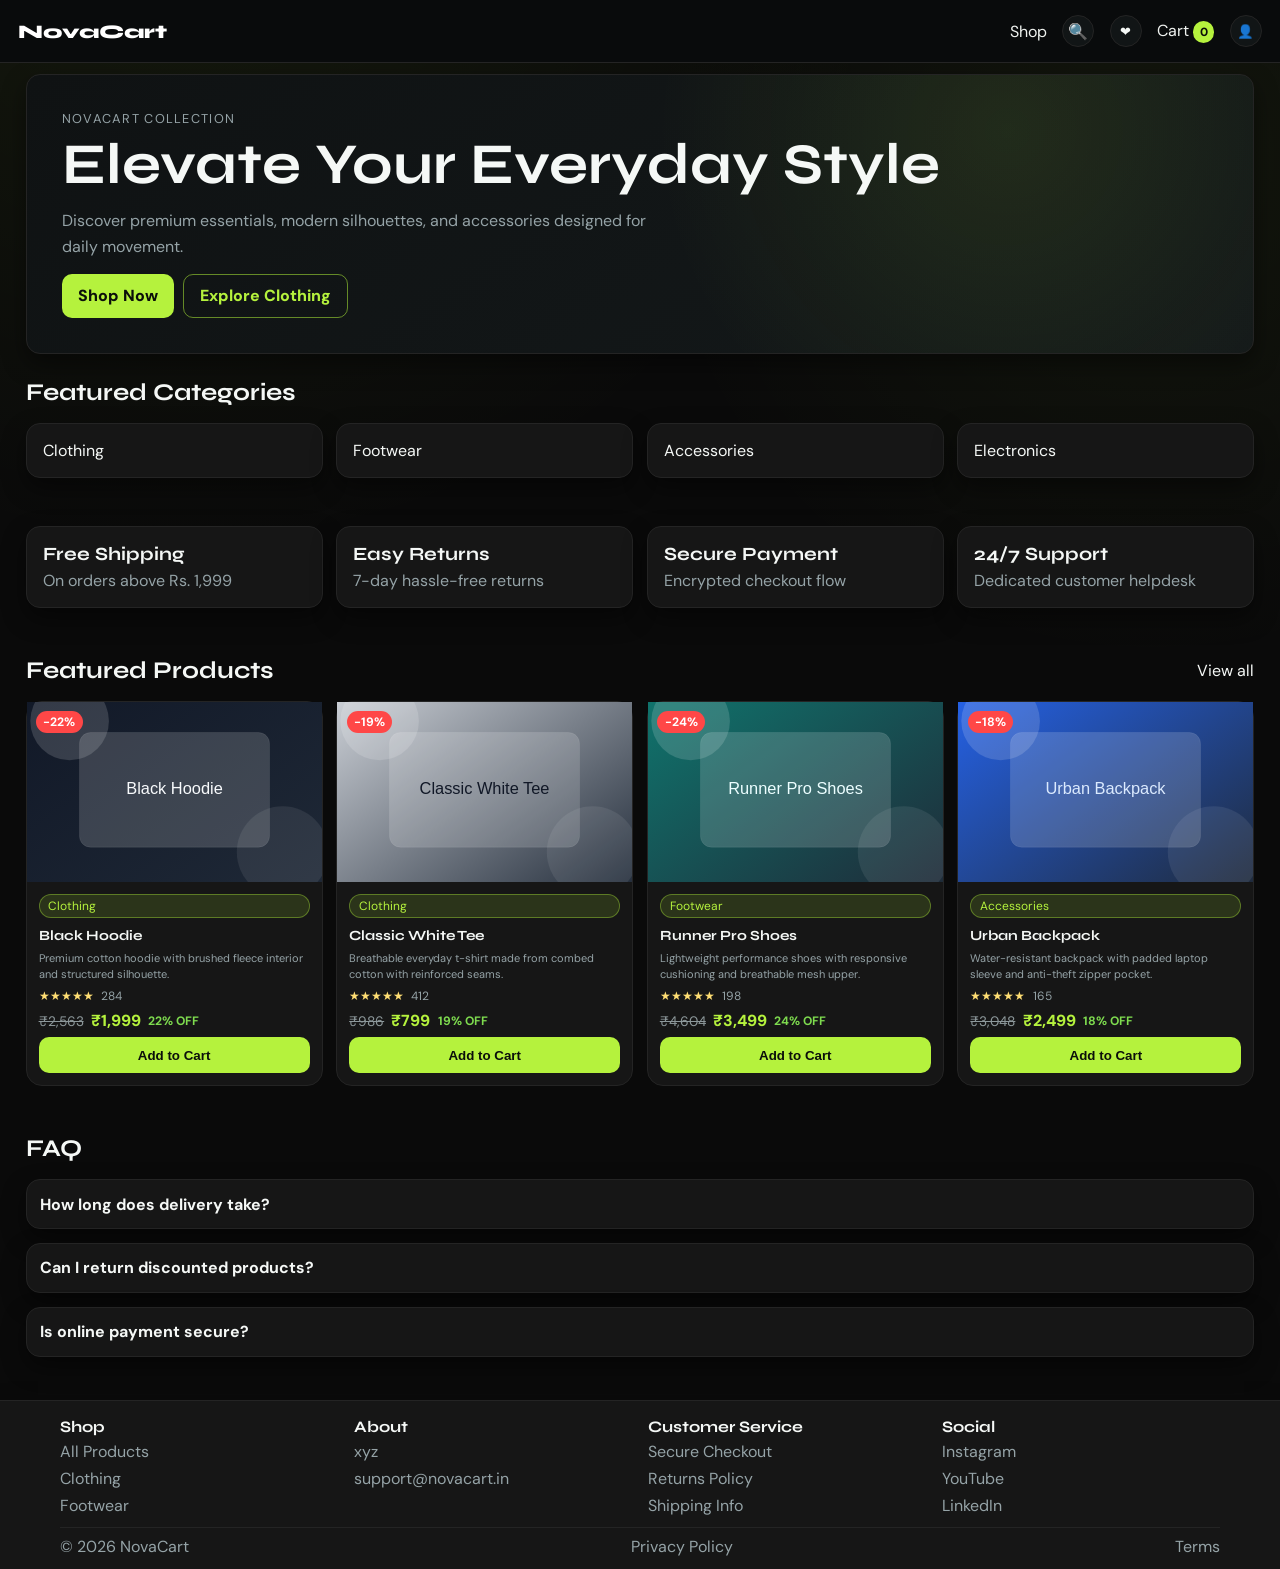
<file: index.html>
<!doctype html>
<html lang="en">
  <head>
    <meta charset="UTF-8">
    <meta name="viewport" content="width=device-width, initial-scale=1.0">
    <title>NovaCart</title>
    <meta http-equiv="refresh" content="0; url=./pages/index.html">
    <script>
      window.location.replace("./pages/index.html" + window.location.search + window.location.hash);
    </script>
  </head>
  <body>
    <p>Redirecting to <a href="./pages/index.html">NovaCart</a>...</p>
  </body>
</html>
</file>
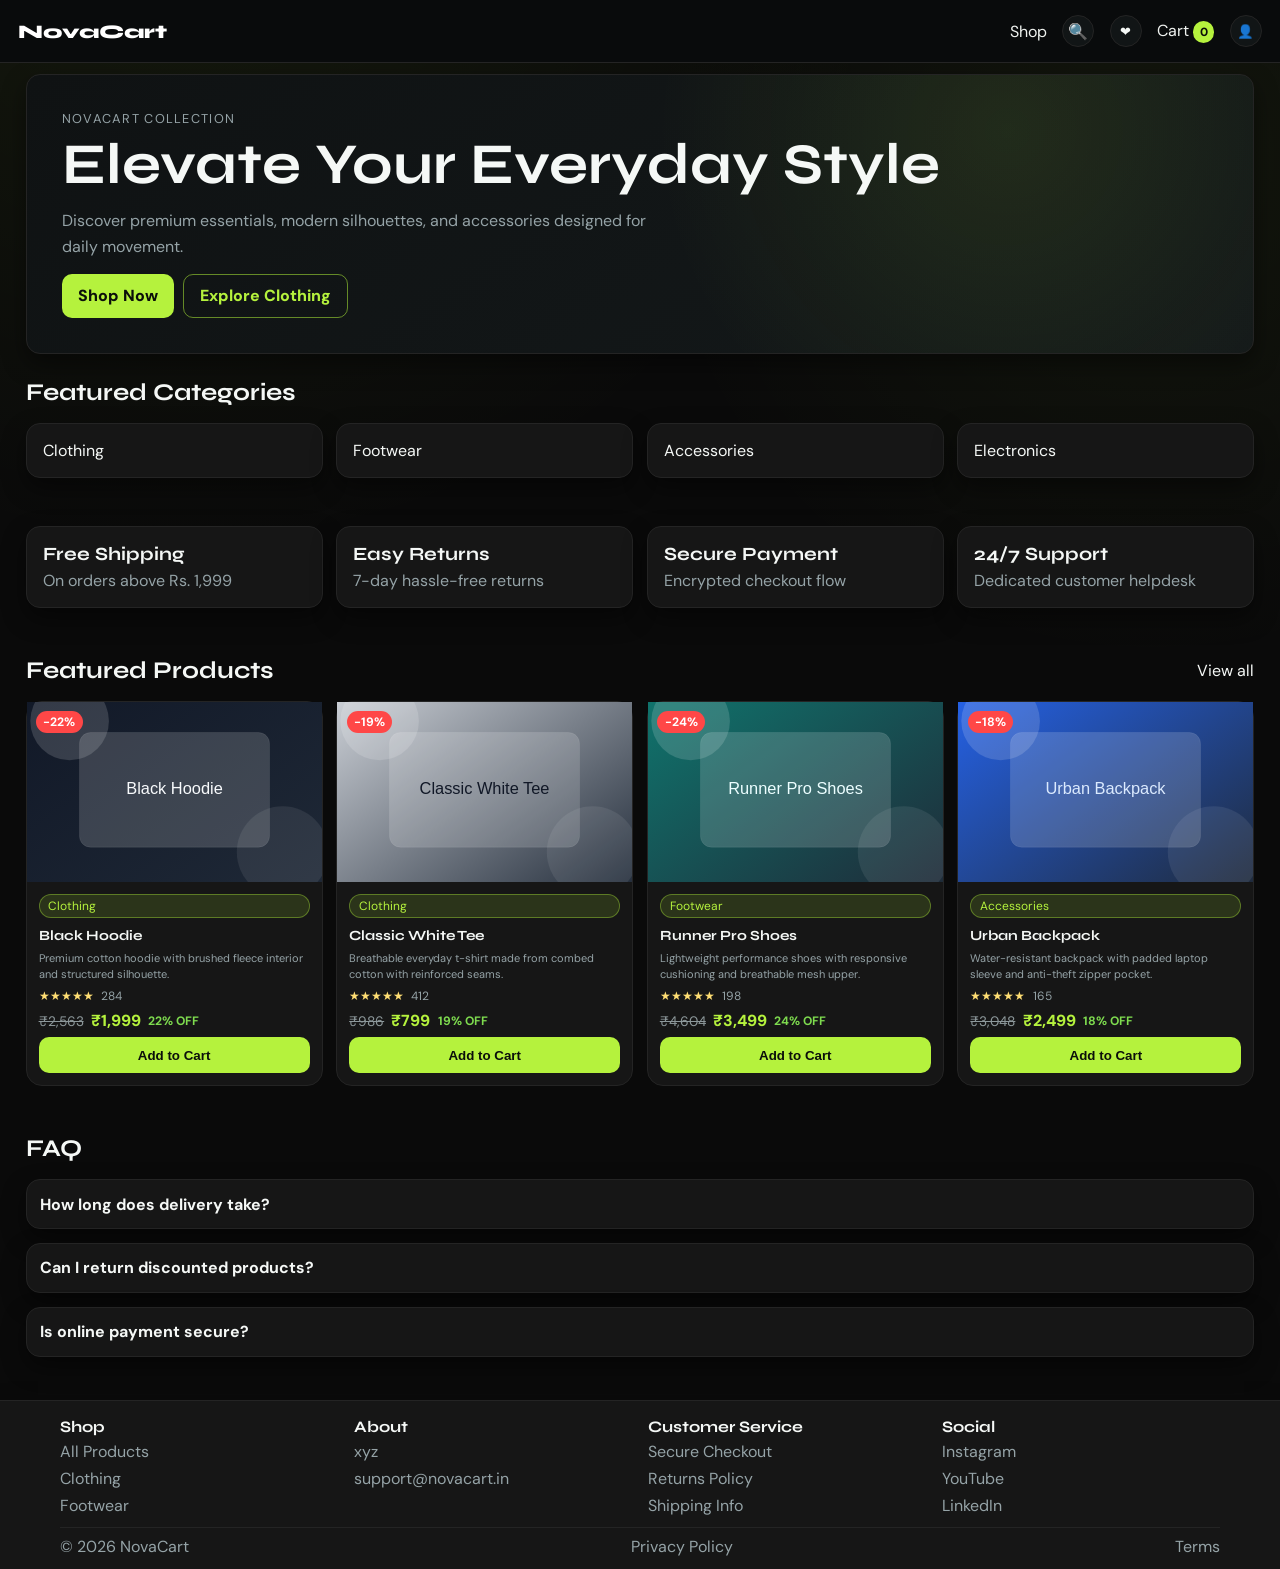
<file: pages/index.html>
<!doctype html>
<html lang="en">
  <head>
    <meta charset="UTF-8">
    <meta name="viewport" content="width=device-width, initial-scale=1.0">
    <title>NovaCart | Home</title>
    <link rel="stylesheet" href="../styles/main.css">
  </head>
  <body class="page-fade">
    <header class="site-header">
      <a href="./index.html" class="logo">NovaCart</a>
      <nav>
        <a href="./products.html">Shop</a>
        <a href="./cart.html">Cart <span class="badge" data-cart-count>0</span></a>
      </nav>
    </header>

    <main>
      <section class="hero reveal">
        <p class="eyebrow">NovaCart Collection</p>
        <h1>Elevate Your Everyday Style</h1>
        <p class="hero-copy">
          Discover premium essentials, modern silhouettes, and accessories designed for daily movement.
        </p>
        <div class="hero-actions">
          <a class="btn btn-primary" href="./products.html">Shop Now</a>
          <a class="btn btn-ghost" href="./products.html?category=clothing">Explore Clothing</a>
        </div>
      </section>

      <section class="section reveal">
        <div class="section-head">
          <h2>Featured Categories</h2>
        </div>
        <div class="category-grid" id="category-preview"></div>
      </section>

      <section class="section reveal">
        <div class="trust-grid">
          <article class="trust-card"><h3>Free Shipping</h3><p>On orders above Rs. 1,999</p></article>
          <article class="trust-card"><h3>Easy Returns</h3><p>7-day hassle-free returns</p></article>
          <article class="trust-card"><h3>Secure Payment</h3><p>Encrypted checkout flow</p></article>
          <article class="trust-card"><h3>24/7 Support</h3><p>Dedicated customer helpdesk</p></article>
        </div>
      </section>

      <section class="section reveal">
        <div class="section-head">
          <h2>Featured Products</h2>
          <a href="./products.html">View all</a>
        </div>
        <div class="product-grid" id="featured-products"></div>
      </section>

      <section class="section reveal">
        <div class="section-head">
          <h2>FAQ</h2>
        </div>
        <div class="faq-list">
          <article class="faq-item">
            <button type="button">How long does delivery take?</button>
            <p>Most metro deliveries arrive within 2-4 business days.</p>
          </article>
          <article class="faq-item">
            <button type="button">Can I return discounted products?</button>
            <p>Yes, all eligible products can be returned within 7 days of delivery.</p>
          </article>
          <article class="faq-item">
            <button type="button">Is online payment secure?</button>
            <p>Yes, checkout is protected with modern encrypted payment processing.</p>
          </article>
        </div>
      </section>
    </main>

    <footer class="site-footer">
      <div class="footer-grid">
        <div>
          <h4>Shop</h4>
          <a href="./products.html">All Products</a>
          <a href="./products.html?category=clothing">Clothing</a>
          <a href="./products.html?category=footwear">Footwear</a>
        </div>
        <div>
          <h4>About</h4>
          <p>xyz</p>
          <a href="mailto:support@novacart.in">support@novacart.in</a>
        </div>
        <div>
          <h4>Customer Service</h4>
          <a href="./checkout.html">Secure Checkout</a>
          <a href="#">Returns Policy</a>
          <a href="#">Shipping Info</a>
        </div>
        <div>
          <h4>Social</h4>
          <a href="#">Instagram</a>
          <a href="#">YouTube</a>
          <a href="#">LinkedIn</a>
        </div>
      </div>
      <p class="footer-bottom">
        <span>© <span id="year"></span> NovaCart</span>
        <a href="#">Privacy Policy</a>
        <a href="#">Terms</a>
      </p>
    </footer>

    <script type="module" src="../js/indexPage.js"></script>
  </body>
</html>
</file>
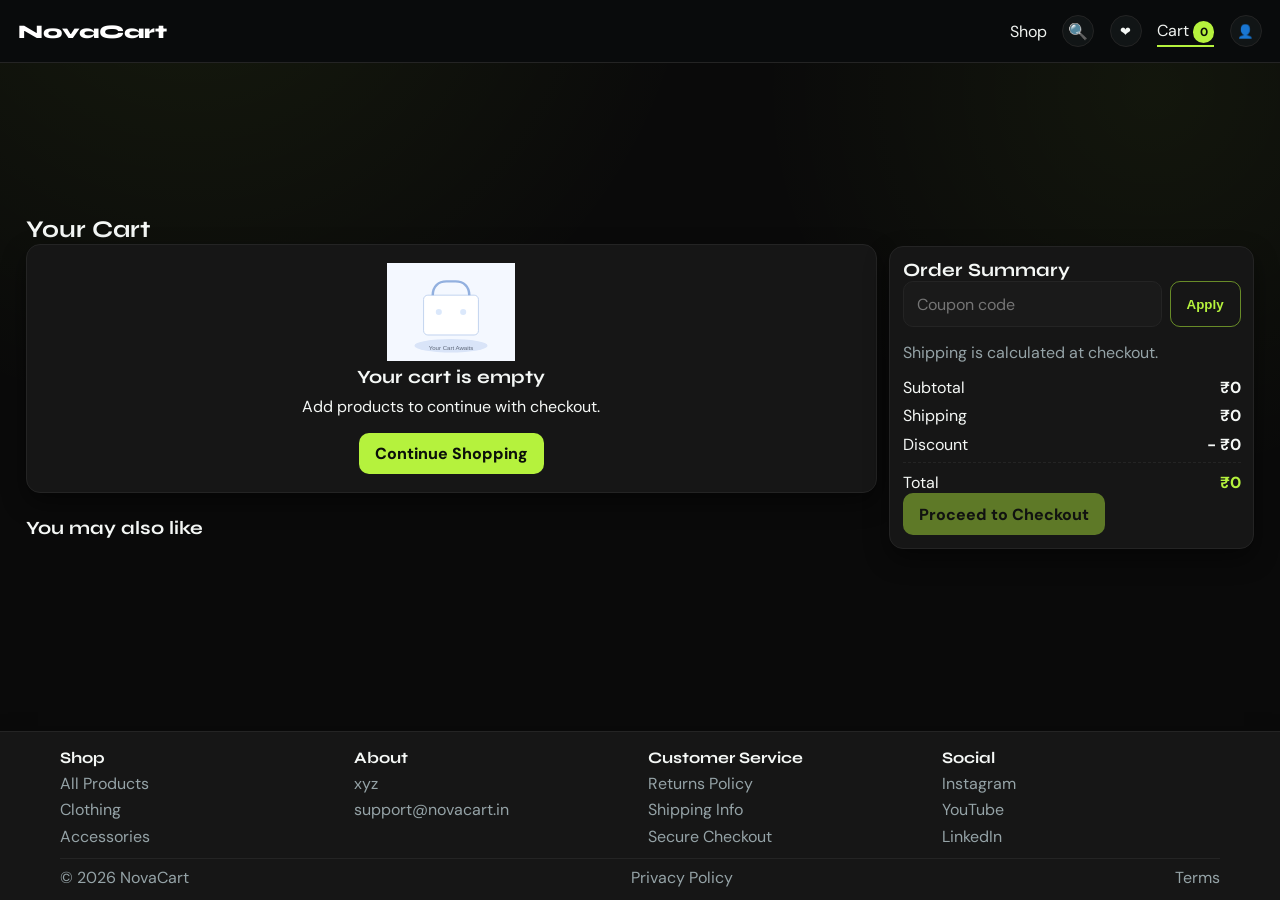
<file: pages/cart.html>
<!doctype html>
<html lang="en">
  <head>
    <meta charset="UTF-8">
    <meta name="viewport" content="width=device-width, initial-scale=1.0">
    <title>NovaCart | Cart</title>
    <link rel="stylesheet" href="../styles/main.css">
  </head>
  <body class="page-fade page-shell">
    <header class="site-header">
      <a href="./index.html" class="logo">NovaCart</a>
      <nav>
        <a href="./products.html">Shop</a>
        <a href="./cart.html" class="active">Cart <span class="badge" data-cart-count>0</span></a>
      </nav>
    </header>

    <main class="section cart-layout" id="cart-main">
      <section>
        <h1>Your Cart</h1>
        <section id="cart-items" class="cart-list"></section>
        <section class="section">
          <div class="section-head">
            <h3>You may also like</h3>
          </div>
          <div id="cart-recommendations" class="product-grid"></div>
        </section>
      </section>

      <aside class="totals-card reveal">
        <h3>Order Summary</h3>
        <div class="coupon-row">
          <input id="coupon-code" type="text" placeholder="Coupon code">
          <button id="apply-coupon" class="btn btn-ghost" type="button">Apply</button>
        </div>
        <p id="coupon-message" class="state"></p>
        <p id="shipping-estimate" class="state"></p>
        <p id="delivery-date" class="state"></p>
        <p><span>Subtotal</span><strong id="subtotal">Rs. 0</strong></p>
        <p><span>Shipping</span><strong id="shipping">Rs. 0</strong></p>
        <p><span>Discount</span><strong id="discount">- Rs. 0</strong></p>
        <p class="total"><span>Total</span><strong id="total">Rs. 0</strong></p>
        <a id="checkout-btn" class="btn btn-primary" href="./checkout.html">Proceed to Checkout</a>
      </aside>
    </main>

    <footer class="site-footer">
      <div class="footer-grid">
        <div>
          <h4>Shop</h4>
          <a href="./products.html">All Products</a>
          <a href="./products.html?category=clothing">Clothing</a>
          <a href="./products.html?category=accessories">Accessories</a>
        </div>
        <div>
          <h4>About</h4>
          <p>xyz</p>
          <a href="mailto:support@novacart.in">support@novacart.in</a>
        </div>
        <div>
          <h4>Customer Service</h4>
          <a href="#">Returns Policy</a>
          <a href="#">Shipping Info</a>
          <a href="./checkout.html">Secure Checkout</a>
        </div>
        <div>
          <h4>Social</h4>
          <a href="#">Instagram</a>
          <a href="#">YouTube</a>
          <a href="#">LinkedIn</a>
        </div>
      </div>
      <p class="footer-bottom">
        <span>© <span id="year"></span> NovaCart</span>
        <a href="#">Privacy Policy</a>
        <a href="#">Terms</a>
      </p>
    </footer>

    <script type="module" src="../js/cartPage.js"></script>
  </body>
</html>
</file>
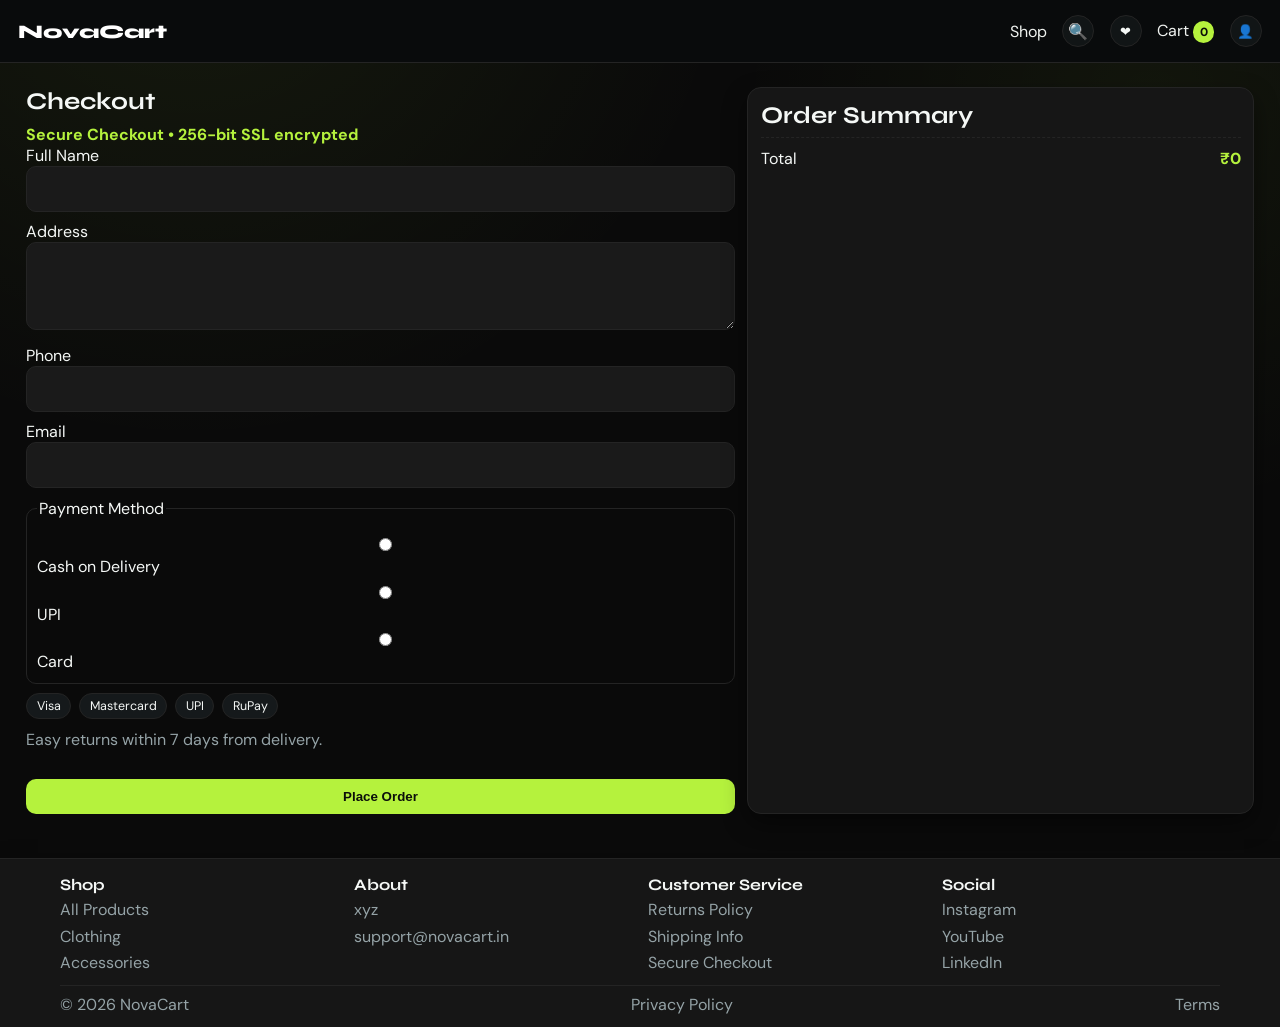
<file: pages/checkout.html>
<!doctype html>
<html lang="en">
  <head>
    <meta charset="UTF-8">
    <meta name="viewport" content="width=device-width, initial-scale=1.0">
    <title>NovaCart | Checkout</title>
    <link rel="stylesheet" href="../styles/main.css">
  </head>
  <body class="page-fade">
    <header class="site-header">
      <a href="./index.html" class="logo">NovaCart</a>
      <nav>
        <a href="./products.html">Shop</a>
        <a href="./cart.html">Cart <span class="badge" data-cart-count>0</span></a>
      </nav>
    </header>

    <main class="section checkout-layout">
      <section class="reveal">
        <h1>Checkout</h1>
        <p class="secure-note">Secure Checkout • 256-bit SSL encrypted</p>
        <form id="checkout-form" class="checkout-form">
          <label>
            Full Name
            <input type="text" name="name" required>
          </label>
          <label>
            Address
            <textarea name="address" rows="3" required></textarea>
          </label>
          <label>
            Phone
            <input type="tel" name="phone" required>
          </label>
          <label>
            Email
            <input type="email" name="email" required>
          </label>

          <fieldset>
            <legend>Payment Method</legend>
            <label><input type="radio" name="paymentMethod" value="cod"> Cash on Delivery</label>
            <label><input type="radio" name="paymentMethod" value="upi"> UPI</label>
            <label><input type="radio" name="paymentMethod" value="card"> Card</label>
          </fieldset>
          <div class="payment-icons">
            <span>Visa</span><span>Mastercard</span><span>UPI</span><span>RuPay</span>
          </div>

          <p class="state">Easy returns within 7 days from delivery.</p>
          <div id="checkout-errors" class="error-box"></div>
          <p id="checkout-success" class="success-box"></p>
          <button type="submit" class="btn btn-primary">Place Order</button>
        </form>
      </section>

      <aside class="order-summary reveal">
        <h2>Order Summary</h2>
        <ul id="order-items"></ul>
        <p class="total"><span>Total</span><strong id="summary-total">Rs. 0</strong></p>
      </aside>
    </main>

    <footer class="site-footer">
      <div class="footer-grid">
        <div>
          <h4>Shop</h4>
          <a href="./products.html">All Products</a>
          <a href="./products.html?category=clothing">Clothing</a>
          <a href="./products.html?category=accessories">Accessories</a>
        </div>
        <div>
          <h4>About</h4>
          <p>xyz</p>
          <a href="mailto:support@novacart.in">support@novacart.in</a>
        </div>
        <div>
          <h4>Customer Service</h4>
          <a href="#">Returns Policy</a>
          <a href="#">Shipping Info</a>
          <a href="./checkout.html">Secure Checkout</a>
        </div>
        <div>
          <h4>Social</h4>
          <a href="#">Instagram</a>
          <a href="#">YouTube</a>
          <a href="#">LinkedIn</a>
        </div>
      </div>
      <p class="footer-bottom">
        <span>© <span id="year"></span> NovaCart</span>
        <a href="#">Privacy Policy</a>
        <a href="#">Terms</a>
      </p>
    </footer>

    <script type="module" src="../js/checkoutPage.js"></script>
  </body>
</html>
</file>
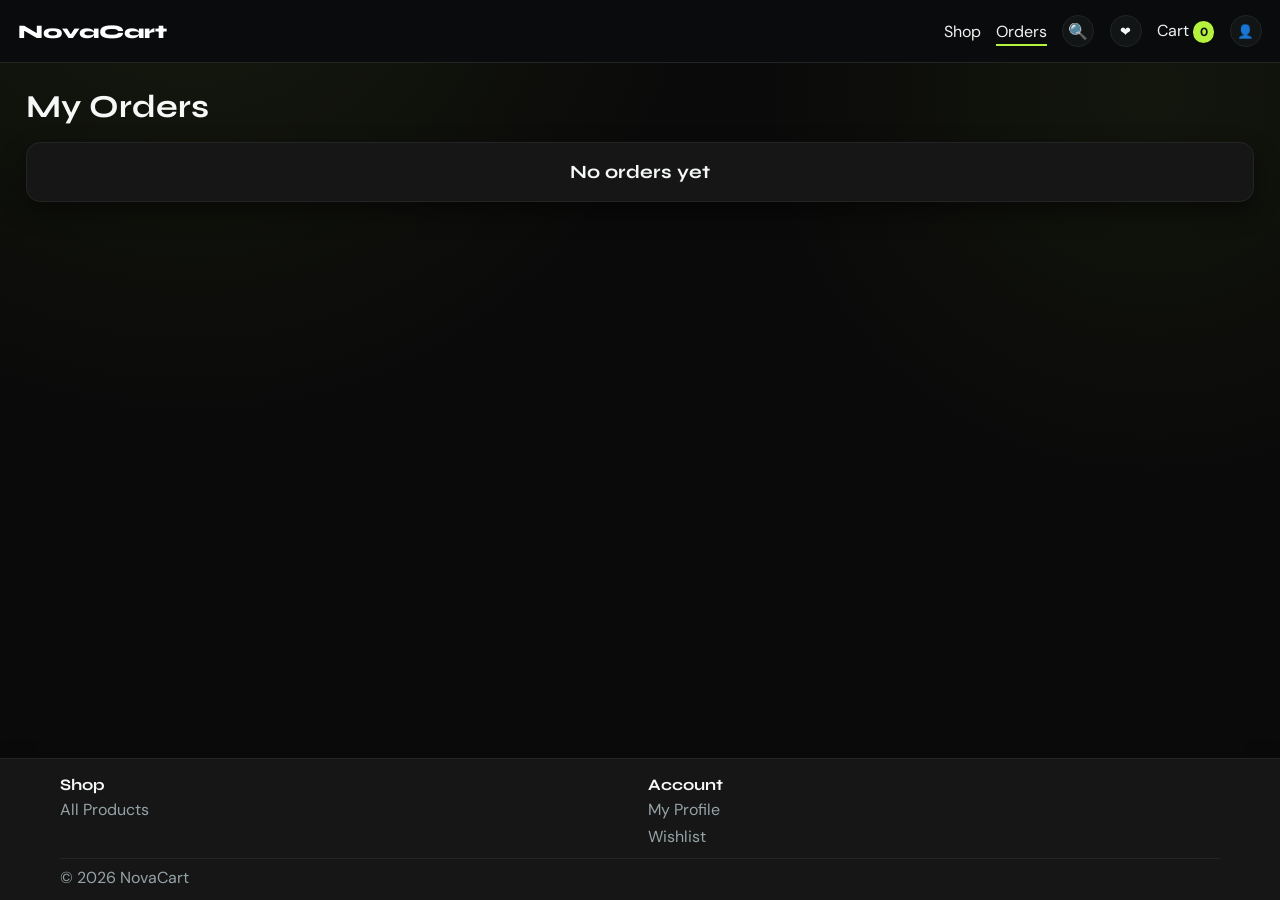
<file: pages/orders.html>
<!doctype html>
<html lang="en">
  <head>
    <meta charset="UTF-8">
    <meta name="viewport" content="width=device-width, initial-scale=1.0">
    <title>NovaCart | Orders</title>
    <link rel="stylesheet" href="../styles/main.css">
  </head>
  <body class="page-fade page-shell">
    <header class="site-header">
      <a href="./index.html" class="logo">NovaCart</a>
      <nav>
        <a href="./products.html">Shop</a>
        <a href="./orders.html" class="active">Orders</a>
        <a href="./cart.html">Cart <span class="badge" data-cart-count>0</span></a>
      </nav>
    </header>

    <main class="section">
      <div class="section-head"><h1>My Orders</h1></div>
      <section id="orders-list" class="orders-list"></section>
    </main>

    <footer class="site-footer">
      <div class="footer-grid">
        <div><h4>Shop</h4><a href="./products.html">All Products</a></div>
        <div><h4>Account</h4><a href="./profile.html">My Profile</a><a href="./wishlist.html">Wishlist</a></div>
      </div>
      <p class="footer-bottom"><span>© <span id="year"></span> NovaCart</span></p>
    </footer>

    <script type="module" src="../js/ordersPage.js"></script>
  </body>
</html>
</file>
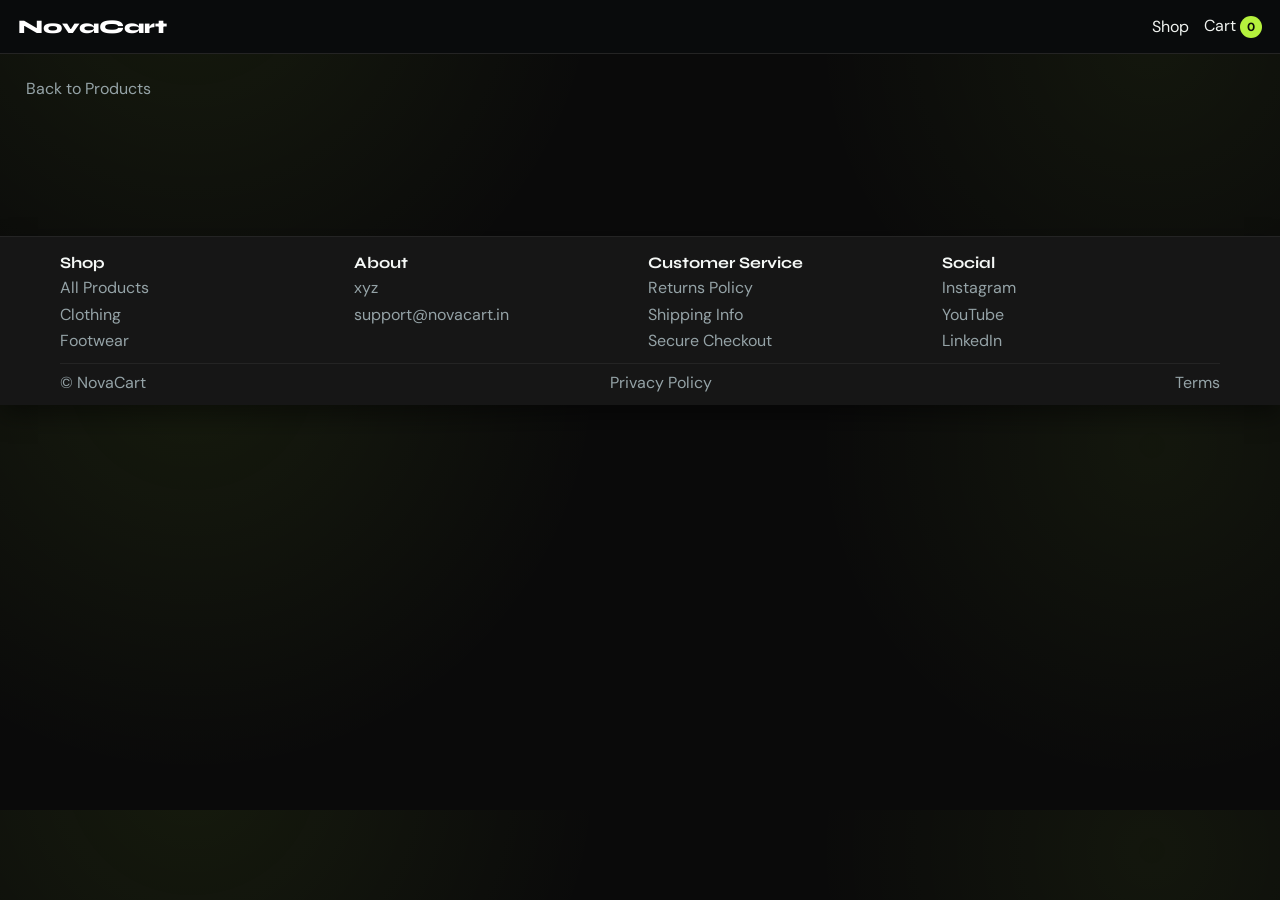
<file: pages/product.html>
<!doctype html>
<html lang="en">
  <head>
    <meta charset="UTF-8">
    <meta name="viewport" content="width=device-width, initial-scale=1.0">
    <title>NovaCart | Product Detail</title>
    <link rel="stylesheet" href="../styles/main.css">
  </head>
  <body class="page-fade">
    <header class="site-header">
      <a href="./index.html" class="logo">NovaCart</a>
      <nav>
        <a href="./products.html">Shop</a>
        <a href="./cart.html">Cart <span class="badge" data-cart-count>0</span></a>
      </nav>
    </header>

    <main class="section">
      <a class="back-link" href="./products.html">Back to Products</a>
      <section id="product-detail" class="detail-layout reveal"></section>
      <section id="reviews-wrap"></section>
      <section class="section reveal">
        <div class="section-head">
          <h2>Related Products</h2>
        </div>
        <div class="product-grid" id="related-products"></div>
      </section>
    </main>

    <footer class="site-footer">
      <div class="footer-grid">
        <div>
          <h4>Shop</h4>
          <a href="./products.html">All Products</a>
          <a href="./products.html?category=clothing">Clothing</a>
          <a href="./products.html?category=footwear">Footwear</a>
        </div>
        <div>
          <h4>About</h4>
          <p>xyz</p>
          <a href="mailto:support@novacart.in">support@novacart.in</a>
        </div>
        <div>
          <h4>Customer Service</h4>
          <a href="#">Returns Policy</a>
          <a href="#">Shipping Info</a>
          <a href="./checkout.html">Secure Checkout</a>
        </div>
        <div>
          <h4>Social</h4>
          <a href="#">Instagram</a>
          <a href="#">YouTube</a>
          <a href="#">LinkedIn</a>
        </div>
      </div>
      <p class="footer-bottom">
        <span>© <span id="year"></span> NovaCart</span>
        <a href="#">Privacy Policy</a>
        <a href="#">Terms</a>
      </p>
    </footer>

    <script type="module" src="../js/productPage.js"></script>
  </body>
</html>
</file>
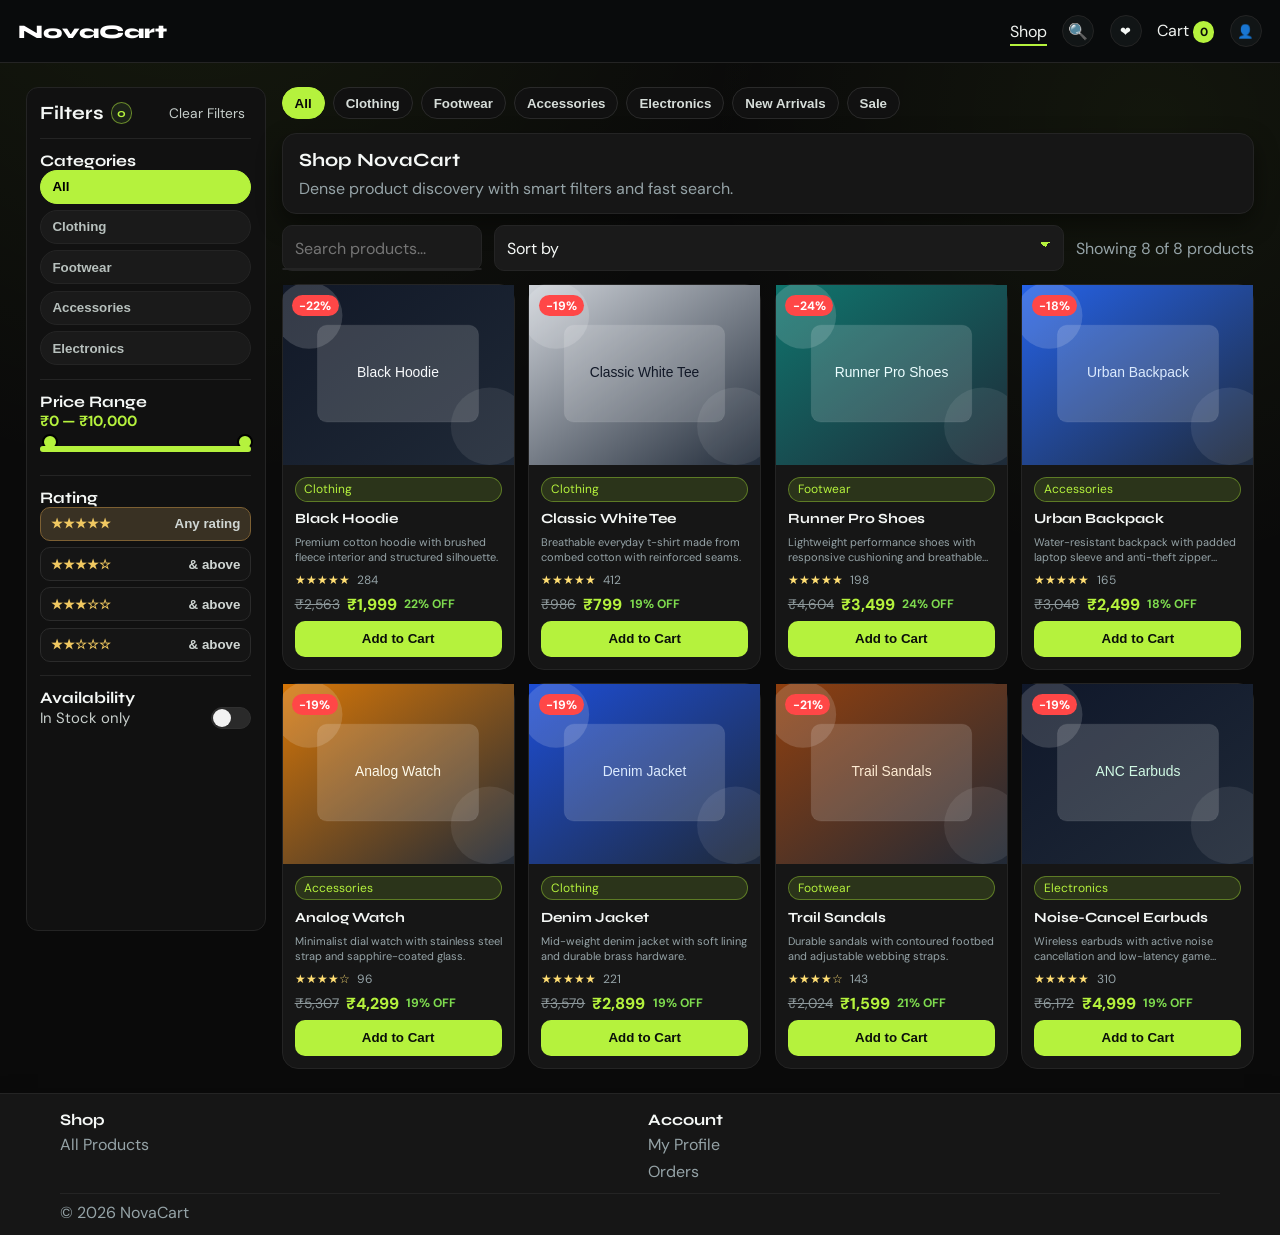
<file: pages/products.html>
<!doctype html>
<html lang="en">
  <head>
    <meta charset="UTF-8">
    <meta name="viewport" content="width=device-width, initial-scale=1.0">
    <title>NovaCart | Products</title>
    <link rel="stylesheet" href="../styles/main.css">
  </head>
  <body class="page-fade page-shell">
    <header class="site-header">
      <a href="./index.html" class="logo">NovaCart</a>
      <nav>
        <a href="./products.html" class="active">Shop</a>
        <a href="./cart.html">Cart <span class="badge" data-cart-count>0</span></a>
      </nav>
    </header>

    <main class="section shop-wrap">
      <button id="open-filters" class="btn btn-ghost mobile-only" type="button">Filters</button>
      <aside class="shop-sidebar" id="shop-sidebar">
        <div class="sidebar-head">
          <h3>Filters <span id="active-filter-count" class="small-badge">0</span></h3>
          <div class="sidebar-head-actions">
            <button id="clear-filters" class="clear-filters-link" type="button">Clear Filters</button>
            <button id="close-filters" class="btn btn-ghost mobile-only" type="button">Close</button>
          </div>
        </div>

        <section class="filter-block">
          <h4>Categories</h4>
          <div id="category-pills" class="pill-group"></div>
        </section>

        <section class="filter-block">
          <h4>Price Range</h4>
          <p class="range-value">&#8377;<span id="price-min-label">0</span> &mdash; &#8377;<span id="price-max-label">10,000</span></p>
          <div class="range-wrap" id="range-wrap">
            <input type="range" id="price-min" min="0" max="10000" value="0">
            <input type="range" id="price-max" min="0" max="10000" value="10000">
          </div>
        </section>

        <section class="filter-block">
          <h4>Rating</h4>
          <div id="rating-buttons" class="rating-button-group">
            <button class="rating-btn active" data-rating="0" type="button"><span class="stars">&#9733;&#9733;&#9733;&#9733;&#9733;</span><span>Any rating</span></button>
            <button class="rating-btn" data-rating="4" type="button"><span class="stars">&#9733;&#9733;&#9733;&#9733;&#9734;</span><span>& above</span></button>
            <button class="rating-btn" data-rating="3" type="button"><span class="stars">&#9733;&#9733;&#9733;&#9734;&#9734;</span><span>& above</span></button>
            <button class="rating-btn" data-rating="2" type="button"><span class="stars">&#9733;&#9733;&#9734;&#9734;&#9734;</span><span>& above</span></button>
          </div>
        </section>

        <section class="filter-block">
          <h4>Availability</h4>
          <label class="stock-row" for="stock-toggle">
            <span>In Stock only</span>
            <button id="stock-toggle" class="toggle-pill" type="button" aria-label="In Stock only">
              <span class="toggle-knob"></span>
            </button>
          </label>
        </section>
      </aside>

      <section class="shop-main">
        <section class="top-chip-strip" id="top-chip-strip">
          <button class="chip-toggle active" data-top-category="all" type="button">All</button>
          <button class="chip-toggle" data-top-category="clothing" type="button">Clothing</button>
          <button class="chip-toggle" data-top-category="footwear" type="button">Footwear</button>
          <button class="chip-toggle" data-top-category="accessories" type="button">Accessories</button>
          <button class="chip-toggle" data-top-category="electronics" type="button">Electronics</button>
          <button class="chip-toggle" data-top-category="new" type="button">New Arrivals</button>
          <button class="chip-toggle" data-top-category="sale" type="button">Sale</button>
        </section>

        <section class="catalog-hero reveal">
          <h1>Shop NovaCart</h1>
          <p>Dense product discovery with smart filters and fast search.</p>
        </section>

        <section class="filters reveal shop-toolbar">
          <div class="search-box">
            <input id="search" type="search" placeholder="Search products...">
            <div id="search-suggestions" class="search-suggestions"></div>
          </div>
          <select id="sort" class="sort-select">
            <option value="default">Sort by</option>
            <option value="price-asc">Price: Low to High</option>
            <option value="price-desc">Price: High to Low</option>
            <option value="rating-desc">Rating: High to Low</option>
            <option value="newest">Newest</option>
          </select>
          <p id="results-count" class="results-count"></p>
        </section>

        <section class="product-grid dense-grid" id="products-grid"></section>
      </section>
    </main>

    <footer class="site-footer">
      <div class="footer-grid">
        <div><h4>Shop</h4><a href="./products.html">All Products</a></div>
        <div><h4>Account</h4><a href="./profile.html">My Profile</a><a href="./orders.html">Orders</a></div>
      </div>
      <p class="footer-bottom"><span>&copy; <span id="year"></span> NovaCart</span></p>
    </footer>

    <script type="module" src="../js/productsPage.js"></script>
  </body>
</html>
</file>
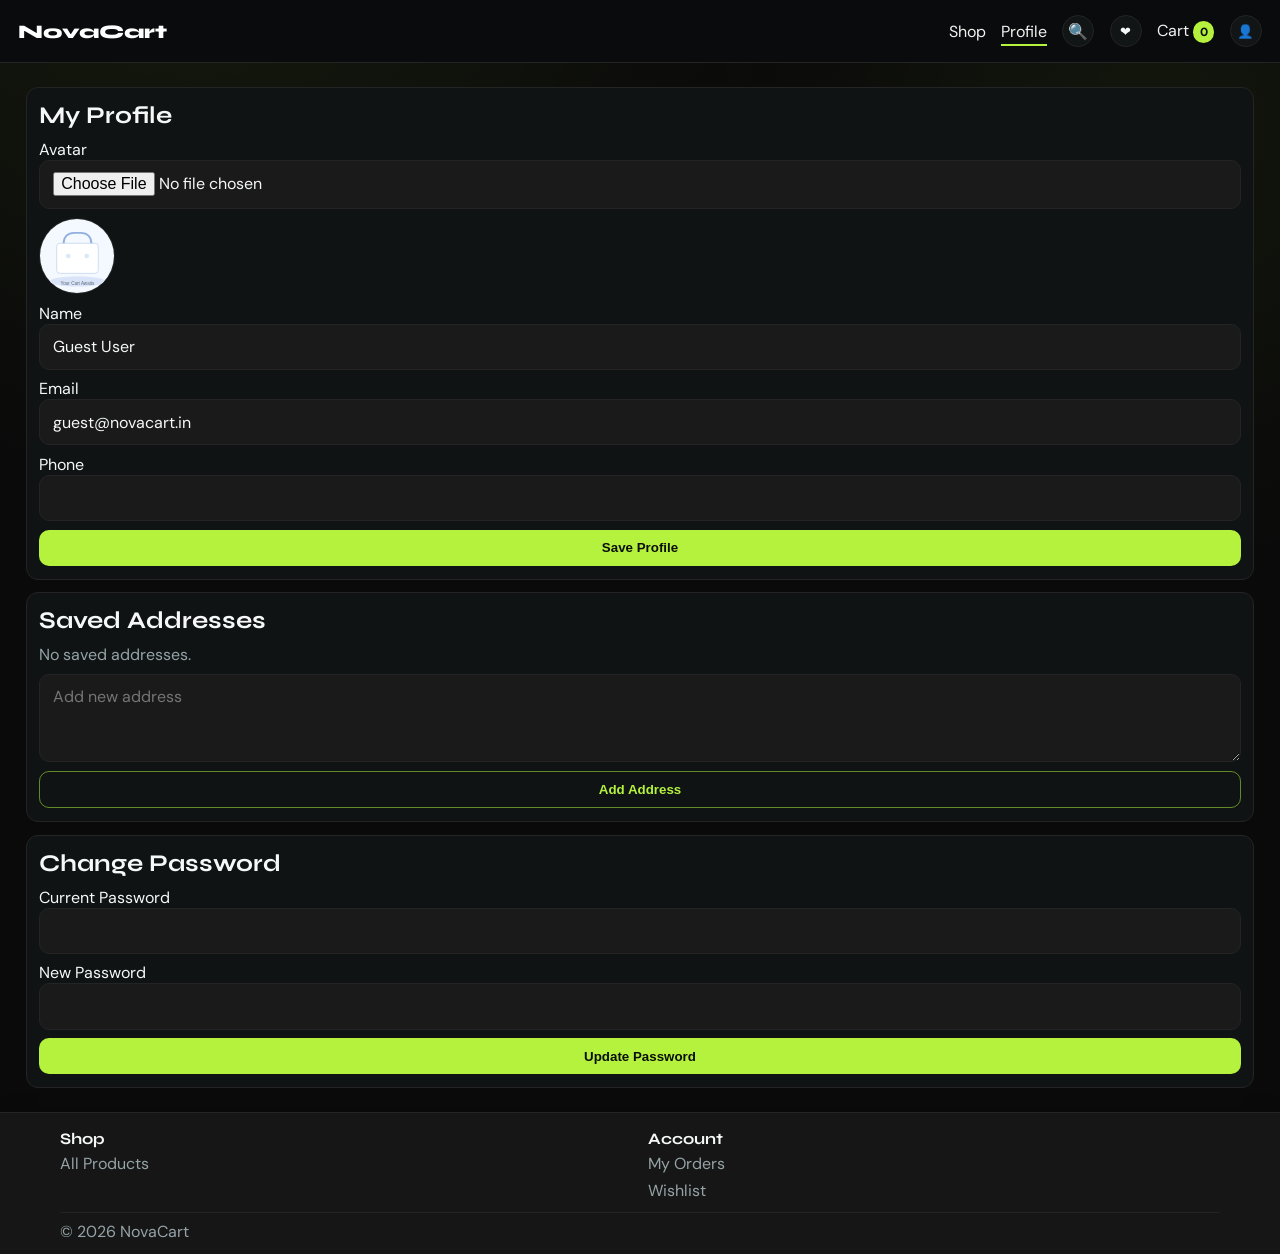
<file: pages/profile.html>
<!doctype html>
<html lang="en">
  <head>
    <meta charset="UTF-8">
    <meta name="viewport" content="width=device-width, initial-scale=1.0">
    <title>NovaCart | Profile</title>
    <link rel="stylesheet" href="../styles/main.css">
  </head>
  <body class="page-fade page-shell">
    <header class="site-header">
      <a href="./index.html" class="logo">NovaCart</a>
      <nav>
        <a href="./products.html">Shop</a>
        <a href="./profile.html" class="active">Profile</a>
        <a href="./cart.html">Cart <span class="badge" data-cart-count>0</span></a>
      </nav>
    </header>

    <main class="section profile-wrap">
      <section class="profile-card">
        <h1>My Profile</h1>
        <label>Avatar <input type="file" id="avatar-input" accept="image/*"></label>
        <img id="avatar-preview" class="avatar-preview" alt="Avatar preview">
        <label>Name <input id="name" type="text"></label>
        <label>Email <input id="email" type="email"></label>
        <label>Phone <input id="phone" type="tel"></label>
        <button id="save-profile" class="btn btn-primary" type="button">Save Profile</button>
      </section>

      <section class="profile-card" id="addresses">
        <h2>Saved Addresses</h2>
        <div id="addresses-list"></div>
        <textarea id="new-address" rows="3" placeholder="Add new address"></textarea>
        <button id="add-address" class="btn btn-ghost" type="button">Add Address</button>
      </section>

      <section class="profile-card">
        <h2>Change Password</h2>
        <label>Current Password <input type="password"></label>
        <label>New Password <input type="password"></label>
        <button class="btn btn-primary" type="button">Update Password</button>
      </section>
    </main>

    <footer class="site-footer">
      <div class="footer-grid">
        <div><h4>Shop</h4><a href="./products.html">All Products</a></div>
        <div><h4>Account</h4><a href="./orders.html">My Orders</a><a href="./wishlist.html">Wishlist</a></div>
      </div>
      <p class="footer-bottom"><span>© <span id="year"></span> NovaCart</span></p>
    </footer>

    <script type="module" src="../js/profilePage.js"></script>
  </body>
</html>
</file>
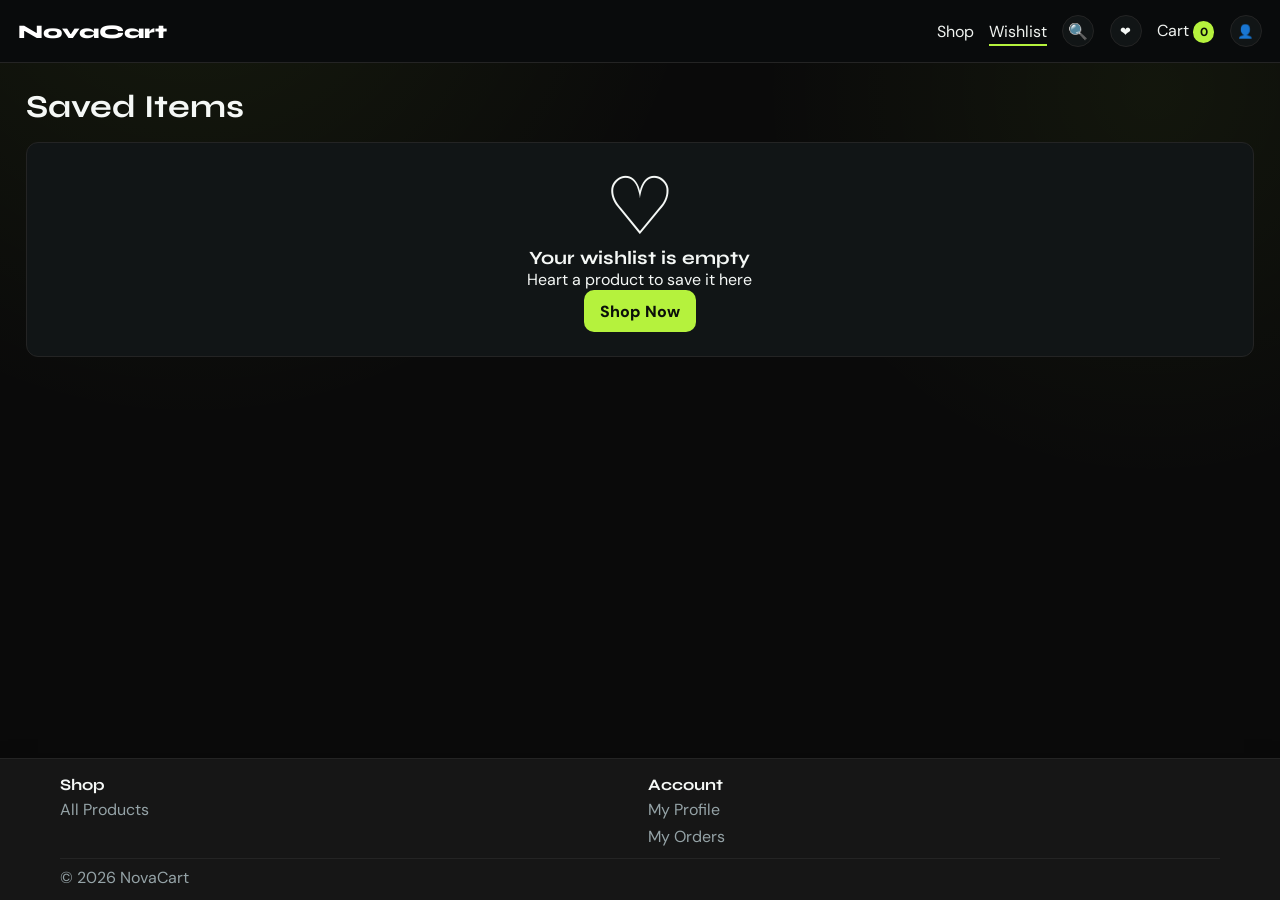
<file: pages/wishlist.html>
<!doctype html>
<html lang="en">
  <head>
    <meta charset="UTF-8">
    <meta name="viewport" content="width=device-width, initial-scale=1.0">
    <title>NovaCart | Wishlist</title>
    <link rel="stylesheet" href="../styles/main.css">
  </head>
  <body class="page-fade page-shell">
    <header class="site-header">
      <a href="./index.html" class="logo">NovaCart</a>
      <nav>
        <a href="./products.html">Shop</a>
        <a href="./wishlist.html" class="active">Wishlist</a>
        <a href="./cart.html">Cart <span class="badge" data-cart-count>0</span></a>
      </nav>
    </header>

    <main class="section">
      <div class="section-head">
        <h1>Saved Items</h1>
      </div>
      <section id="wishlist-grid" class="product-grid"></section>
    </main>

    <footer class="site-footer">
      <div class="footer-grid">
        <div><h4>Shop</h4><a href="./products.html">All Products</a></div>
        <div><h4>Account</h4><a href="./profile.html">My Profile</a><a href="./orders.html">My Orders</a></div>
      </div>
      <p class="footer-bottom"><span>© <span id="year"></span> NovaCart</span></p>
    </footer>

    <script type="module" src="../js/wishlistPage.js"></script>
  </body>
</html>
</file>
<file: styles/main.css>
@import url("https://fonts.googleapis.com/css2?family=DM+Sans:wght@400;500;700;800&family=Syne:wght@500;700;800&display=swap");

:root {
  --bg: #0a0a0a;
  --surface: #161616;
  --surface-2: #1a1a1a;
  --line: #242424;
  --ink: #f5f8f6;
  --muted: #95a3a7;
  --accent: #b5f23d;
  --accent-strong: #b5f23d;
  --danger: #ff5e5e;
  --radius: 14px;
  --shadow-soft: 0 10px 24px rgba(0, 0, 0, 0.45);
  --shadow-hover: 0 18px 36px rgba(0, 0, 0, 0.62);
  --glow: 0 0 0 1px rgba(185, 255, 59, 0.35), 0 0 26px rgba(185, 255, 59, 0.18);
}

* {
  box-sizing: border-box;
}

html,
body {
  margin: 0;
  padding: 0;
}

body {
  font-family: "DM Sans", "Segoe UI", sans-serif;
  color: var(--ink);
  background:
    radial-gradient(circle at 15% -10%, rgba(185, 255, 59, 0.07), transparent 35%),
    radial-gradient(circle at 90% 10%, rgba(185, 255, 59, 0.05), transparent 28%),
    var(--bg);
}

a {
  color: inherit;
  text-decoration: none;
}

.page-fade {
  animation: pageIn 0.35s ease;
}

@keyframes pageIn {
  from {
    opacity: 0;
    transform: translateY(4px);
  }
  to {
    opacity: 1;
    transform: translateY(0);
  }
}

.site-header {
  position: sticky;
  top: 0;
  z-index: 40;
  display: flex;
  justify-content: space-between;
  align-items: center;
  gap: 1rem;
  padding: 0.95rem 1.15rem;
  background: #090b0c;
  border-bottom: 1px solid var(--line);
}

.logo {
  font-family: "Syne", "DM Sans", sans-serif;
  font-size: 1.2rem;
  font-weight: 800;
  color: #fff;
}

nav {
  display: flex;
  gap: 0.95rem;
  align-items: center;
}

nav a {
  position: relative;
  color: #f0f3f0;
}

nav a::after {
  content: "";
  position: absolute;
  left: 0;
  bottom: -4px;
  width: 0;
  height: 2px;
  background: var(--accent);
  transition: width 0.2s ease;
}

nav a:hover::after,
nav a.active::after {
  width: 100%;
}

.badge {
  display: inline-grid;
  place-items: center;
  min-width: 1.35rem;
  height: 1.35rem;
  padding: 0 0.3rem;
  border-radius: 999px;
  font-size: 0.74rem;
  background: var(--accent);
  color: #0a0d08;
  font-weight: 800;
}

.badge-pop {
  animation: pulse 0.28s ease;
}

@keyframes pulse {
  50% {
    transform: scale(1.2);
  }
}

main {
  width: min(1280px, 96%);
  margin: 0 auto;
}

.section {
  padding: 1.25rem 0;
}

.section-head {
  display: flex;
  justify-content: space-between;
  align-items: center;
  gap: 1rem;
  margin-bottom: 1rem;
}

h1,
h2,
h3,
h4 {
  margin: 0;
  font-family: "Syne", "DM Sans", sans-serif;
}

p {
  margin: 0;
}

.hero,
.catalog-hero,
.trust-card,
.category-tile,
.detail-content,
.detail-media,
.spec-card,
.review-card,
.cart-item,
.totals-card,
.order-summary,
.empty-cart,
.faq-item,
.site-footer {
  background: var(--surface);
  border: 1px solid var(--line);
  border-radius: var(--radius);
  box-shadow: var(--shadow-soft);
}

.hero {
  margin-top: 0.65rem;
  padding: clamp(1.2rem, 3.5vw, 2.2rem);
  background:
    radial-gradient(circle at 80% 20%, rgba(185, 255, 59, 0.09), transparent 35%),
    linear-gradient(145deg, #0f1213, #14191a);
}

.hero h1 {
  margin-top: 0.5rem;
  font-size: clamp(2rem, 7vw, 3.6rem);
  line-height: 1.05;
}

.hero-copy {
  margin-top: 0.8rem;
  max-width: 620px;
  color: var(--muted);
  line-height: 1.6;
}

.eyebrow {
  font-size: 0.8rem;
  text-transform: uppercase;
  letter-spacing: 0.1em;
  color: var(--muted);
}

.hero-actions {
  margin-top: 0.9rem;
  display: flex;
  flex-wrap: wrap;
  gap: 0.6rem;
}

.catalog-hero {
  padding: 0.9rem 1rem;
}

.catalog-hero p {
  margin-top: 0.45rem;
  color: var(--muted);
}

.category-grid,
.trust-grid,
.product-grid,
.review-grid,
.faq-list,
.cart-list {
  display: grid;
  gap: 0.85rem;
}

.category-grid {
  grid-template-columns: repeat(auto-fit, minmax(190px, 1fr));
}

.trust-grid {
  grid-template-columns: repeat(auto-fit, minmax(190px, 1fr));
}

.trust-card,
.category-tile {
  padding: 1rem;
}

.trust-card p {
  margin-top: 0.3rem;
  color: var(--muted);
}

.category-tile {
  text-transform: capitalize;
  transition: transform 0.2s ease, box-shadow 0.2s ease;
}

.category-tile:hover {
  transform: translateY(-3px);
  box-shadow: var(--glow);
}

.filters {
  display: grid;
  grid-template-columns: 1fr;
  gap: 0.65rem;
  margin: 0.7rem 0 0.8rem;
}

input,
select,
textarea {
  width: 100%;
  background: var(--surface-2);
  color: var(--ink);
  border: 1px solid var(--line);
  border-radius: 10px;
  padding: 0.72rem 0.8rem;
  font: inherit;
}

input:focus,
select:focus,
textarea:focus {
  outline: 1px solid var(--accent);
  border-color: var(--accent);
}

.product-grid {
  grid-template-columns: repeat(auto-fit, minmax(220px, 1fr));
}

.product-card {
  position: relative;
  border: 1px solid var(--line);
  border-radius: 16px;
  overflow: visible;
  background: #161616;
  transition: transform 0.22s ease, box-shadow 0.22s ease, border-color 0.22s ease;
  display: flex;
  flex-direction: column;
}

.product-card:hover {
  transform: scale(1.015) translateY(-4px);
  border-color: rgba(185, 255, 59, 0.7);
  box-shadow: var(--glow), var(--shadow-hover);
}

.product-image-wrap {
  position: relative;
  display: block;
  height: 180px;
  overflow: hidden;
  background: #111111;
}

.product-image {
  width: 100%;
  height: 100%;
  object-fit: cover;
  transition: transform 0.45s ease;
}

.product-card:hover .product-image {
  transform: scale(1.06);
}

.wish-btn {
  position: absolute;
  top: 0.55rem;
  right: 0.55rem;
  width: 2rem;
  height: 2rem;
  border-radius: 50%;
  border: 1px solid var(--line);
  background: rgba(255, 77, 77, 0.06);
  color: #ff6b6b;
  cursor: pointer;
}

.wish-btn.active {
  border-color: #ff4d4d;
  background: rgba(255, 77, 77, 0.15);
  color: #ff4d4d;
}

.product-content {
  padding: 0.75rem;
  display: flex;
  flex-direction: column;
  gap: 0.38rem;
  min-height: 190px;
}

.chip {
  display: inline-block;
  padding: 0.2rem 0.55rem;
  border-radius: 999px;
  text-transform: capitalize;
  background: rgba(185, 255, 59, 0.13);
  border: 1px solid rgba(185, 255, 59, 0.35);
  color: var(--accent-strong);
  font-size: 0.75rem;
}

.product-content h3 {
  margin-top: 0.18rem;
  font-size: 14px;
  line-height: 1.3;
  display: -webkit-box;
  -webkit-line-clamp: 2;
  -webkit-box-orient: vertical;
  overflow: hidden;
}

.product-content > p:not(.rating-row) {
  margin-top: 0;
  color: var(--muted);
  font-size: 11px;
  line-height: 1.4;
  display: -webkit-box;
  -webkit-line-clamp: 2;
  -webkit-box-orient: vertical;
  overflow: hidden;
}

.rating-row {
  margin-top: 0;
  display: flex;
  gap: 0.45rem;
  color: var(--muted);
  font-size: 12px;
}

.stars {
  color: #ffde73;
}

.product-row {
  margin-top: 0.65rem;
  display: flex;
  justify-content: space-between;
  align-items: center;
  gap: 0.6rem;
}

.price-pop,
.line-total,
.price,
.total strong {
  color: var(--accent);
  font-weight: 800;
}

.add-cart-inline {
  margin-top: auto;
  width: 100%;
  background: #b5f23d;
  color: #000;
  font-weight: 800;
}

.btn {
  position: relative;
  overflow: hidden;
  border-radius: 10px;
  border: 0;
  padding: 0.65rem 1rem;
  font-weight: 800;
  cursor: pointer;
  display: inline-flex;
  align-items: center;
  justify-content: center;
  gap: 0.3rem;
}

.btn-primary {
  background: var(--accent);
  color: #0b0f0a;
}

.btn-primary:hover {
  filter: brightness(1.08);
}

.btn-ghost {
  background: transparent;
  color: var(--accent);
  border: 1px solid rgba(185, 255, 59, 0.5);
}

.btn-ghost:hover {
  background: rgba(185, 255, 59, 0.12);
}

.remove-btn {
  color: #ff8d8d;
  border-color: #a33c3c;
}

.remove-btn:hover {
  color: #fff;
  border-color: #b53d3d;
  background: rgba(181, 61, 61, 0.2);
}

.btn-small {
  padding: 0.48rem 0.72rem;
  font-size: 0.84rem;
}

.discount-badge {
  position: absolute;
  top: 0.6rem;
  left: 0.6rem;
  z-index: 3;
  padding: 0.18rem 0.45rem;
  border-radius: 999px;
  background: #ff4747;
  color: #fff;
  font-size: 0.76rem;
  font-weight: 700;
}

.price-stack {
  display: flex;
  align-items: center;
  gap: 0.45rem;
  flex-wrap: nowrap;
  white-space: nowrap;
}

.old-price {
  color: #8d989b;
  text-decoration: line-through;
  font-size: 0.86rem;
}

.discount-text {
  color: #7edb4f;
  font-size: 0.76rem;
  font-weight: 700;
}

.btn-large {
  width: 100%;
  margin-top: 0.5rem;
}

.btn-disabled {
  opacity: 0.45;
  pointer-events: none;
}

.ripple {
  position: absolute;
  width: 16px;
  height: 16px;
  border-radius: 50%;
  transform: translate(-50%, -50%);
  background: rgba(0, 0, 0, 0.2);
  animation: ripple 0.45s ease;
}

@keyframes ripple {
  to {
    width: 180px;
    height: 180px;
    opacity: 0;
  }
}

.reveal {
  opacity: 0;
  transform: translateY(14px);
  transition: opacity 0.35s ease, transform 0.35s ease;
}

.reveal.revealed {
  opacity: 1;
  transform: translateY(0);
}

.refresh-fade {
  animation: refreshFade 0.25s ease;
}

@keyframes refreshFade {
  from {
    opacity: 0.5;
  }
  to {
    opacity: 1;
  }
}

.back-link,
.state,
.meta-line,
.detail-content > p {
  color: var(--muted);
}

.detail-layout {
  display: grid;
  gap: 0.75rem;
}

.detail-media {
  overflow: hidden;
}

.detail-image {
  width: 100%;
  max-height: 480px;
  object-fit: cover;
}

.thumb-row {
  display: flex;
  gap: 0.45rem;
  padding: 0.6rem;
}

.thumb {
  border: 1px solid var(--line);
  border-radius: 8px;
  width: 78px;
  height: 58px;
  background: #0e1112;
  overflow: hidden;
  padding: 0;
}

.thumb img {
  width: 100%;
  height: 100%;
  object-fit: cover;
}

.thumb-active {
  border-color: var(--accent);
}

.detail-content {
  padding: 0.8rem;
}

.field-label {
  display: block;
  margin-top: 0.75rem;
  margin-bottom: 0.35rem;
  color: var(--muted);
}

.qty-input {
  max-width: 110px;
}

.size-select {
  max-width: 150px;
}

.spec-card {
  margin-top: 0.65rem;
  padding: 0.65rem;
}

.spec-card p {
  margin-top: 0.35rem;
  display: flex;
  justify-content: space-between;
  gap: 1rem;
}

.review-grid {
  grid-template-columns: repeat(auto-fit, minmax(220px, 1fr));
  margin-top: 0.6rem;
}

.review-card {
  padding: 0.7rem;
}

.review-card p {
  margin-top: 0.35rem;
}

.cart-layout {
  display: grid;
  gap: 0.75rem;
}

.cart-item {
  display: grid;
  gap: 0.55rem;
  padding: 0.65rem;
  align-items: center;
}

.cart-thumb {
  width: 92px;
  max-width: 100%;
  border-radius: 8px;
  border: 1px solid var(--line);
}

.stepper {
  display: flex;
  align-items: center;
  gap: 0.35rem;
}

.stepper button {
  width: 2rem;
  height: 2rem;
  border: 1px solid var(--line);
  border-radius: 8px;
  color: var(--ink);
  background: #1a1f21;
}

.stepper .qty-input {
  width: 72px;
}

.totals-card,
.order-summary {
  padding: 0.8rem;
}

.coupon-row {
  display: grid;
  grid-template-columns: 1fr auto;
  gap: 0.5rem;
}

.totals-card p,
.order-summary p,
.order-summary li {
  margin-top: 0.45rem;
  display: flex;
  justify-content: space-between;
  gap: 1rem;
}

.total {
  margin-top: 0.65rem;
  padding-top: 0.6rem;
  border-top: 1px dashed var(--line);
}

.empty-cart {
  text-align: center;
  padding: 1.1rem 0.85rem;
}

.empty-cart img {
  width: 128px;
}

.empty-cart p {
  margin: 0.5rem 0 1rem;
}

.checkout-layout {
  display: grid;
  gap: 0.75rem;
}

.checkout-form {
  display: grid;
  gap: 0.6rem;
}

fieldset {
  margin: 0;
  border: 1px solid var(--line);
  border-radius: 10px;
  padding: 0.65rem;
}

fieldset label {
  display: block;
  margin-top: 0.35rem;
}

.secure-note {
  margin-top: 0.45rem;
  color: var(--accent);
  font-weight: 700;
}

.payment-icons {
  display: flex;
  flex-wrap: wrap;
  gap: 0.45rem;
}

.payment-icons span {
  border: 1px solid var(--line);
  background: #15191b;
  border-radius: 999px;
  padding: 0.25rem 0.62rem;
  font-size: 0.78rem;
}

.order-summary ul {
  list-style: none;
  margin: 0;
  padding: 0;
}

.error-box {
  color: #ff8181;
}

.success-box {
  color: var(--accent);
}

.faq-item button {
  width: 100%;
  border: 0;
  background: transparent;
  color: var(--ink);
  text-align: left;
  padding: 0.85rem;
  font: inherit;
  font-weight: 700;
}

.faq-item p {
  display: none;
  padding: 0 0.85rem 0.85rem;
}

.faq-item.open p {
  display: block;
}

.site-footer {
  margin-top: 1.2rem;
  border-radius: 0;
  border-left: 0;
  border-right: 0;
  border-bottom: 0;
  padding: 1rem 3% 0.75rem;
}

.footer-grid {
  width: min(1160px, 100%);
  margin: 0 auto;
  display: grid;
  gap: 1rem;
  grid-template-columns: repeat(auto-fit, minmax(170px, 1fr));
}

.footer-grid a,
.footer-grid p {
  display: block;
  margin-top: 0.35rem;
  color: var(--muted);
}

.footer-bottom {
  width: min(1160px, 100%);
  margin: 0.7rem auto 0;
  padding-top: 0.5rem;
  border-top: 1px solid var(--line);
  display: flex;
  flex-wrap: wrap;
  justify-content: space-between;
  gap: 0.7rem;
  color: var(--muted);
}

.toast-root {
  position: fixed;
  right: 1rem;
  bottom: 1rem;
  z-index: 999;
  display: grid;
  gap: 0.45rem;
}

.toast {
  opacity: 0;
  transform: translateY(8px);
  background: #0f1510;
  border: 1px solid rgba(185, 255, 59, 0.45);
  color: var(--ink);
  border-radius: 10px;
  padding: 0.6rem 0.9rem;
  box-shadow: var(--glow);
  transition: opacity 0.2s ease, transform 0.2s ease;
}

.toast.show {
  opacity: 1;
  transform: translateY(0);
}

@media (min-width: 760px) {
  .section {
    padding: 1.5rem 0;
  }

  .filters {
    grid-template-columns: 1.2fr 0.8fr 0.8fr;
  }

  .detail-layout {
    grid-template-columns: 1fr 1fr;
  }

  .cart-layout {
    grid-template-columns: 7fr 3fr;
    align-items: start;
  }

  .cart-item {
    grid-template-columns: 92px 1fr 144px 110px auto;
  }

  .checkout-layout {
    grid-template-columns: 1.4fr 1fr;
  }
}

.page-shell {
  min-height: 100vh;
  display: flex;
  flex-direction: column;
}

.page-shell main {
  flex: 1;
}

.page-shell .site-footer {
  margin-top: auto;
}

.mobile-menu-btn,
.mobile-only {
  display: none;
}

.profile-menu {
  position: relative;
}

.nav-icon,
.nav-wishlist-btn {
  border: 1px solid var(--line);
  border-radius: 999px;
  width: 2rem;
  height: 2rem;
  display: inline-flex;
  align-items: center;
  justify-content: center;
  background: #111516;
  color: var(--ink);
  position: relative;
}

.badge-red {
  background: #ff4747;
  color: #fff;
  min-width: 1.05rem;
  height: 1.05rem;
  position: absolute;
  top: -0.35rem;
  right: -0.35rem;
  font-size: 0.64rem;
}

.profile-btn {
  border: 1px solid var(--line);
  background: #111516;
  color: var(--ink);
  border-radius: 999px;
  width: 2rem;
  height: 2rem;
}

.profile-dropdown {
  position: absolute;
  right: 0;
  top: 2.3rem;
  min-width: 180px;
  display: none;
  padding: 0.5rem;
  border-radius: 10px;
  border: 1px solid var(--line);
  background: #121617;
  box-shadow: var(--shadow-soft);
}

.profile-dropdown a {
  display: block;
  padding: 0.45rem 0.55rem;
  border-radius: 8px;
}

.profile-dropdown a:hover {
  background: rgba(185, 255, 59, 0.12);
}

.profile-menu.open .profile-dropdown {
  display: block;
}

.mobile-drawer {
  position: fixed;
  top: 0;
  left: -260px;
  width: 250px;
  height: 100vh;
  z-index: 120;
  background: #0f1314;
  border-right: 1px solid var(--line);
  padding: 1rem;
  transition: left 0.2s ease;
}

.mobile-drawer a {
  display: block;
  padding: 0.55rem 0.2rem;
}

.mobile-drawer.open {
  left: 0;
}

.shop-wrap {
  display: grid;
  grid-template-columns: 240px minmax(0, 1fr);
  gap: 1rem;
  align-items: start;
}

.top-chip-strip {
  display: flex;
  gap: 0.5rem;
  overflow: auto;
  padding-bottom: 0.3rem;
  margin-bottom: 0.6rem;
}

.chip-toggle {
  white-space: nowrap;
  border: 1px solid #2a2a2a;
  background: #111;
  color: #d6ddd9;
  border-radius: 999px;
  padding: 0.45rem 0.75rem;
  font-weight: 700;
}

.chip-toggle.active {
  background: var(--accent);
  color: #0a0a0a;
  border-color: var(--accent);
}

.shop-sidebar {
  border: 1px solid var(--line);
  border-radius: 12px;
  background: #111111;
  padding: 0.85rem;
  position: sticky;
  top: 56px;
  height: calc(100vh - 56px);
  overflow-y: auto;
}

.shop-main {
  min-width: 0;
}

.sidebar-head {
  display: flex;
  justify-content: space-between;
  align-items: center;
  gap: 0.5rem;
}

.sidebar-head h3 {
  display: flex;
  align-items: center;
  gap: 0.4rem;
}

.sidebar-head-actions {
  display: flex;
  align-items: center;
  gap: 0.45rem;
}

.small-badge {
  display: inline-grid;
  place-items: center;
  min-width: 1.35rem;
  height: 1.35rem;
  border-radius: 999px;
  background: #1c2318;
  border: 1px solid rgba(181, 242, 61, 0.5);
  color: var(--accent);
  font-size: 0.74rem;
}

.clear-filters-link {
  border: 0;
  background: transparent;
  color: #c6cecb;
  font: inherit;
  font-size: 0.86rem;
  cursor: pointer;
}

.clear-filters-link:hover {
  color: #ff6363;
}

.filter-group {
  margin-top: 0.75rem;
  padding-top: 0.6rem;
  border-top: 1px solid var(--line);
}

.filter-block {
  margin-top: 0.85rem;
  padding-top: 0.75rem;
  border-top: 1px solid var(--line);
}

.filter-group label {
  display: block;
  margin-top: 0.4rem;
}

.pill-group {
  display: flex;
  flex-direction: column;
  gap: 0.4rem;
}

.pill-btn {
  text-transform: capitalize;
  border: 1px solid #242424;
  background: #1a1a1a;
  color: #b7c0bd;
  border-radius: 999px;
  width: 100%;
  height: 34px;
  padding: 0 0.7rem;
  text-align: left;
  font-weight: 600;
}

.pill-btn.active {
  background: #b5f23d;
  color: #000;
  border-color: #b5f23d;
}

.range-wrap {
  position: relative;
  height: 24px;
  --from: 0%;
  --to: 100%;
}

.range-wrap::before {
  content: "";
  position: absolute;
  top: 50%;
  left: 0;
  right: 0;
  height: 6px;
  transform: translateY(-50%);
  border-radius: 999px;
  background: #2d3335;
}

.range-wrap::after {
  content: "";
  position: absolute;
  top: 50%;
  left: var(--from);
  width: calc(var(--to) - var(--from));
  height: 6px;
  transform: translateY(-50%);
  border-radius: 999px;
  background: #b5f23d;
}

.range-wrap input[type="range"] {
  appearance: none;
  -webkit-appearance: none;
  position: absolute;
  width: 100%;
  left: 0;
  top: 0;
  background: transparent;
  pointer-events: none;
  padding: 0;
  border: 0;
}

.range-wrap input[type="range"]::-webkit-slider-runnable-track {
  height: 6px;
  border-radius: 999px;
  background: transparent;
}

.range-wrap input[type="range"]::-webkit-slider-thumb {
  -webkit-appearance: none;
  appearance: none;
  width: 16px;
  height: 16px;
  border-radius: 50%;
  border: 2px solid #000;
  background: #b5f23d;
  margin-top: -5px;
  pointer-events: auto;
}

.range-wrap input[type="range"]::-moz-range-track {
  height: 6px;
  border-radius: 999px;
  background: transparent;
}

.range-wrap input[type="range"]::-moz-range-thumb {
  width: 16px;
  height: 16px;
  border-radius: 50%;
  border: 2px solid #000;
  background: #b5f23d;
  pointer-events: auto;
}

.range-value {
  margin-bottom: 0.4rem;
  color: var(--accent);
  font-weight: 700;
  font-size: 0.92rem;
}

.rating-button-group {
  display: grid;
  gap: 0.4rem;
}

.rating-btn {
  border: 1px solid #2b2b2b;
  background: #151515;
  color: #cfd6d3;
  border-radius: 10px;
  height: 34px;
  padding: 0 0.6rem;
  text-align: left;
  font-weight: 600;
  display: flex;
  align-items: center;
  justify-content: space-between;
}

.rating-btn.active {
  border-color: #7d6033;
  background: rgba(214, 173, 108, 0.2);
}

.rating-btn .stars {
  color: #f0c861;
}

.stock-row {
  display: flex;
  align-items: center;
  justify-content: space-between;
  gap: 0.5rem;
  font-size: 0.93rem;
  color: #c8cfcc;
}

.toggle-pill {
  width: 40px;
  height: 22px;
  border: 1px solid #303030;
  background: #2a2a2a;
  border-radius: 999px;
  padding: 0;
  display: inline-flex;
  align-items: center;
  justify-content: flex-start;
  cursor: pointer;
  transition: background 0.2s ease;
}

.toggle-knob {
  width: 18px;
  height: 18px;
  border-radius: 50%;
  background: #f2f2f2;
  margin-left: 1px;
  transition: transform 0.2s ease, background 0.2s ease;
}

.toggle-pill.on {
  border-color: #b5f23d;
  background: #b5f23d;
}

.toggle-pill.on .toggle-knob {
  transform: translateX(18px);
  background: #0f0f0f;
}

.search-box {
  position: relative;
  flex: 1;
  min-width: 200px;
}

.search-suggestions {
  position: absolute;
  top: 2.7rem;
  left: 0;
  right: 0;
  z-index: 8;
  border: 1px solid var(--line);
  border-radius: 10px;
  background: #111617;
  overflow: hidden;
}

.search-empty {
  padding: 0.65rem;
}

.suggestion-item {
  display: grid;
  grid-template-columns: 36px 1fr auto;
  gap: 0.55rem;
  align-items: center;
  padding: 0.5rem;
  border-top: 1px solid #20282b;
}

.suggestion-item:first-child {
  border-top: 0;
}

.suggestion-item img {
  width: 36px;
  height: 36px;
  object-fit: cover;
  border-radius: 6px;
}

.sort-select {
  appearance: none;
  -webkit-appearance: none;
  min-width: 180px;
  background-image: linear-gradient(45deg, transparent 50%, var(--accent) 50%),
    linear-gradient(135deg, var(--accent) 50%, transparent 50%);
  background-position: calc(100% - 18px) 16px, calc(100% - 13px) 16px;
  background-size: 5px 5px, 5px 5px;
  background-repeat: no-repeat;
  padding-right: 2.2rem;
}

.results-count {
  margin-bottom: 0;
  color: var(--muted);
  margin-left: auto;
  white-space: nowrap;
}

.dense-grid {
  grid-template-columns: repeat(4, minmax(0, 1fr));
}

.shop-toolbar {
  display: flex;
  align-items: center;
  gap: 12px;
}

.ok {
  color: #8ff5a9;
}

.error {
  color: #ff8e8e;
}

.tab-row {
  display: flex;
  flex-wrap: wrap;
  gap: 0.45rem;
}

.tab-row .btn.active {
  background: rgba(185, 255, 59, 0.18);
}

.tab-panel {
  margin-top: 0.7rem;
  border: 1px solid var(--line);
  border-radius: 10px;
  padding: 0.8rem;
  background: #101415;
}

.hidden {
  display: none;
}

.cta-row {
  display: grid;
  gap: 0.5rem;
}

.orders-list {
  display: grid;
  gap: 0.8rem;
}

.order-card {
  border: 1px solid var(--line);
  border-radius: 12px;
  background: #0f1314;
  padding: 0.8rem;
}

.order-head {
  display: flex;
  justify-content: space-between;
  gap: 0.7rem;
}

.status {
  padding: 0.18rem 0.5rem;
  border-radius: 999px;
  font-size: 0.8rem;
}

.status-processing {
  background: rgba(255, 219, 133, 0.16);
  color: #ffd167;
}

.status-shipped {
  background: rgba(129, 196, 255, 0.16);
  color: #81c4ff;
}

.status-delivered {
  background: rgba(131, 236, 165, 0.16);
  color: #83eca5;
}

.status-cancelled {
  background: rgba(255, 141, 141, 0.16);
  color: #ff8d8d;
}

.thumb-strip {
  display: flex;
  gap: 0.4rem;
  margin: 0.6rem 0;
}

.thumb-strip img {
  width: 48px;
  height: 48px;
  border-radius: 8px;
  object-fit: cover;
}

.order-details {
  display: none;
  margin-top: 0.6rem;
  border-top: 1px solid var(--line);
  padding-top: 0.55rem;
}

.order-details.open {
  display: block;
}

.timeline {
  display: flex;
  flex-wrap: wrap;
  gap: 0.35rem;
}

.timeline span {
  padding: 0.2rem 0.5rem;
  border-radius: 999px;
  border: 1px solid var(--line);
  color: var(--muted);
}

.timeline span.active {
  border-color: rgba(185, 255, 59, 0.5);
  color: var(--accent);
}

.profile-wrap {
  display: grid;
  gap: 0.8rem;
}

.profile-card {
  border: 1px solid var(--line);
  border-radius: 12px;
  background: #0f1314;
  padding: 0.8rem;
  display: grid;
  gap: 0.55rem;
}

.avatar-preview {
  width: 76px;
  height: 76px;
  object-fit: cover;
  border-radius: 50%;
  border: 1px solid var(--line);
}

.address-item {
  display: flex;
  justify-content: space-between;
  gap: 0.7rem;
  margin-bottom: 0.5rem;
}

.cart-empty {
  min-height: calc(100vh - 240px);
  align-items: center;
}

.toast-success {
  border-color: #8ff5a9;
}

.toast-error {
  border-color: #ff8e8e;
}

.toast-warn {
  border-color: #ffe079;
}

.toast.hide {
  opacity: 0;
  transform: translateY(14px);
}

.wishlist-empty {
  text-align: center;
  border: 1px solid var(--line);
  border-radius: 12px;
  background: #111516;
  padding: 1.5rem 1rem;
}

.wishlist-empty-icon {
  font-size: 80px;
  line-height: 1;
}

.wishlist-card {
  border: 1px solid var(--line);
  border-radius: 12px;
  background: #111516;
  padding: 0.7rem;
  display: grid;
  grid-template-columns: 42px 64px 1fr auto auto;
  gap: 0.6rem;
  align-items: center;
}

.wishlist-card img {
  width: 64px;
  height: 64px;
  border-radius: 8px;
  object-fit: cover;
}

.wishlist-emoji {
  display: grid;
  place-items: center;
  width: 42px;
  height: 42px;
  font-size: 22px;
}

.wishlist-drawer {
  position: fixed;
  top: 0;
  right: -420px;
  width: min(400px, 92vw);
  height: 100vh;
  z-index: 150;
  background: #0f1314;
  border-left: 1px solid var(--line);
  padding: 0.85rem;
  transition: right 0.22s ease;
  overflow: auto;
}

.wishlist-drawer.open {
  right: 0;
}

.wishlist-drawer-head {
  display: flex;
  justify-content: space-between;
  align-items: center;
  gap: 0.6rem;
  margin-bottom: 0.65rem;
}

.wishlist-drawer-items {
  display: grid;
  gap: 0.6rem;
}

@media (max-width: 979px) {
  .shop-wrap {
    grid-template-columns: 1fr;
  }

  .shop-main {
    order: 1;
  }

  .shop-sidebar {
    order: 2;
  }

  .shop-sidebar {
    position: fixed;
    top: 0;
    right: -290px;
    width: 280px;
    height: 100vh;
    overflow: auto;
    z-index: 140;
    border-radius: 0;
    transition: right 0.2s ease;
  }

  .shop-sidebar.open {
    right: 0;
  }

  .mobile-only {
    display: inline-flex;
  }

  .filters {
    grid-template-columns: 1fr;
  }

  .shop-toolbar {
    flex-wrap: wrap;
    align-items: stretch;
  }

  .results-count {
    margin-left: 0;
  }
}

@media (max-width: 760px) {
  .mobile-menu-btn {
    display: inline-flex;
    border: 1px solid var(--line);
    background: #111516;
    color: var(--ink);
    border-radius: 8px;
    padding: 0.35rem 0.5rem;
  }

  nav {
    margin-left: auto;
  }

  .cart-layout {
    grid-template-columns: 1fr;
  }

  .dense-grid {
    grid-template-columns: repeat(2, minmax(0, 1fr));
  }

  .wishlist-card {
    grid-template-columns: 1fr;
    text-align: left;
  }

  .wishlist-emoji {
    display: none;
  }
}

@media (min-width: 761px) and (max-width: 1024px) {
  .dense-grid {
    grid-template-columns: repeat(3, minmax(0, 1fr));
  }
}
</file>
